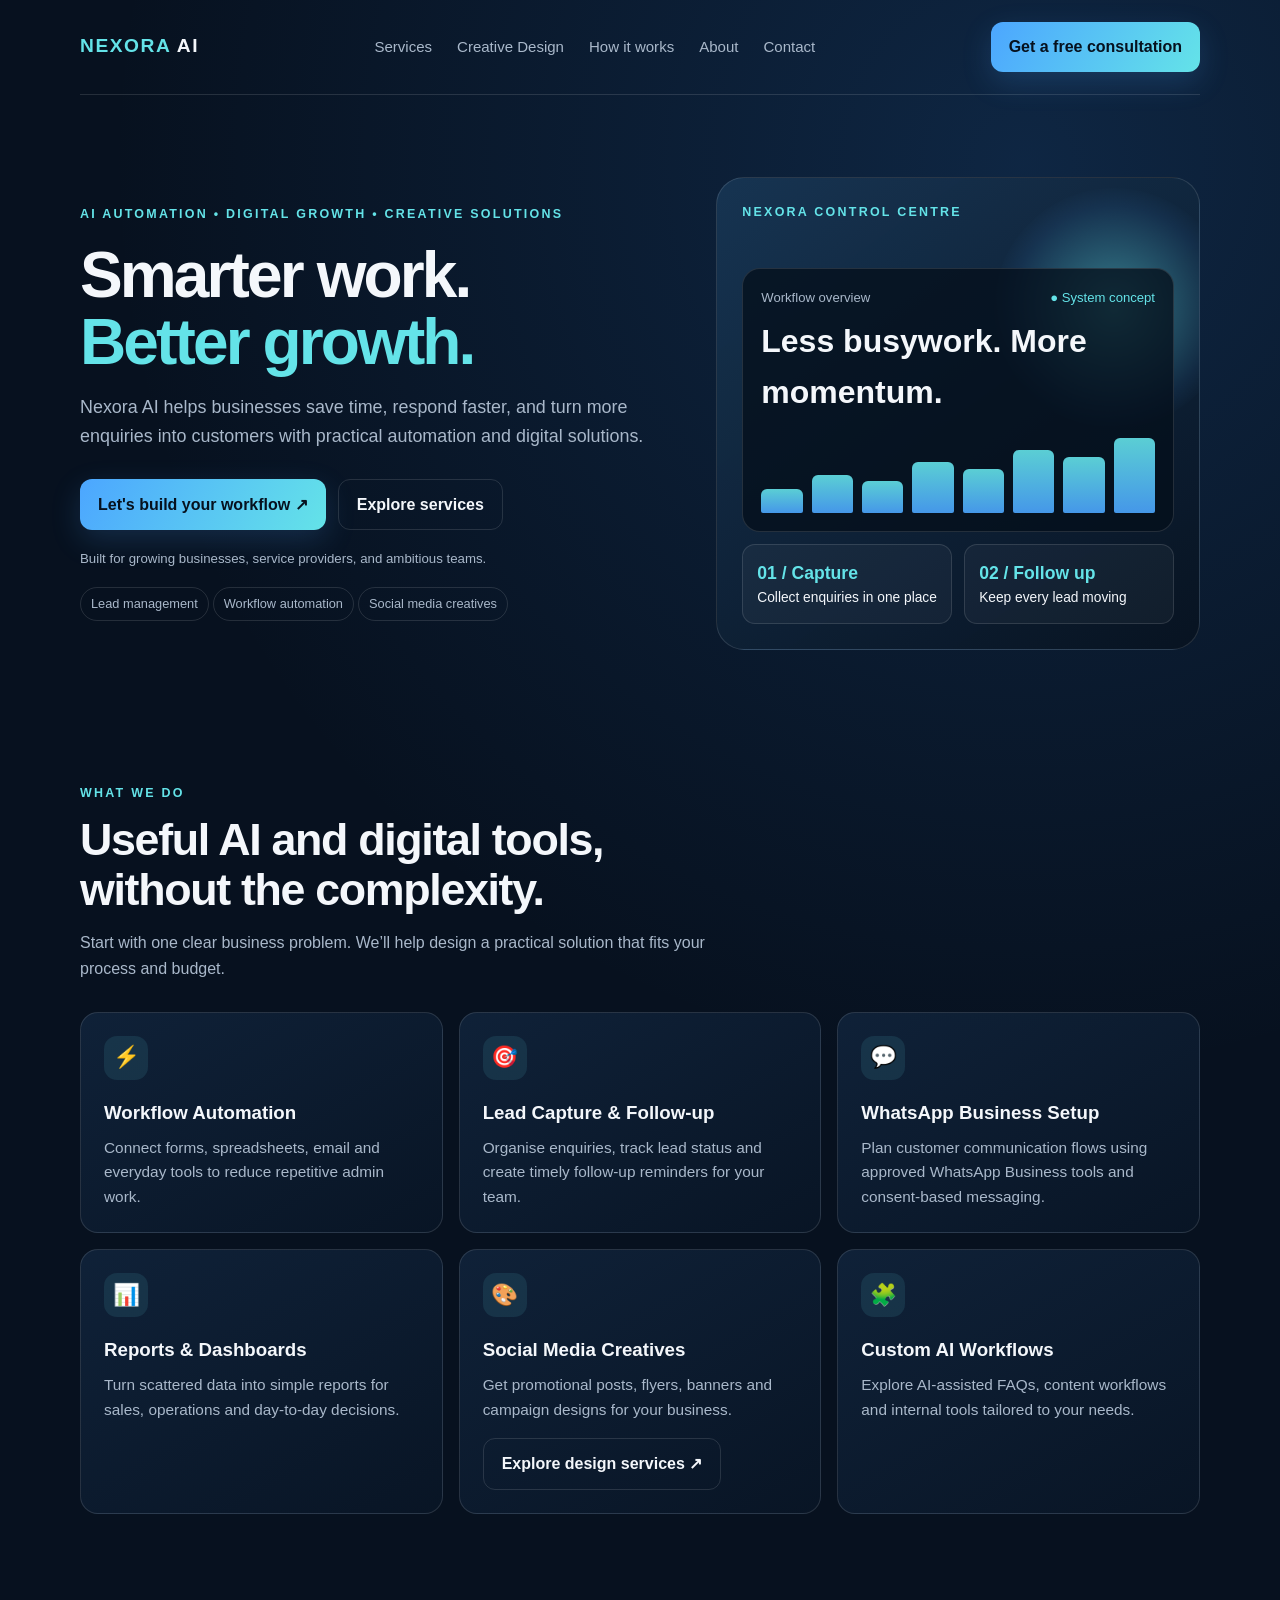
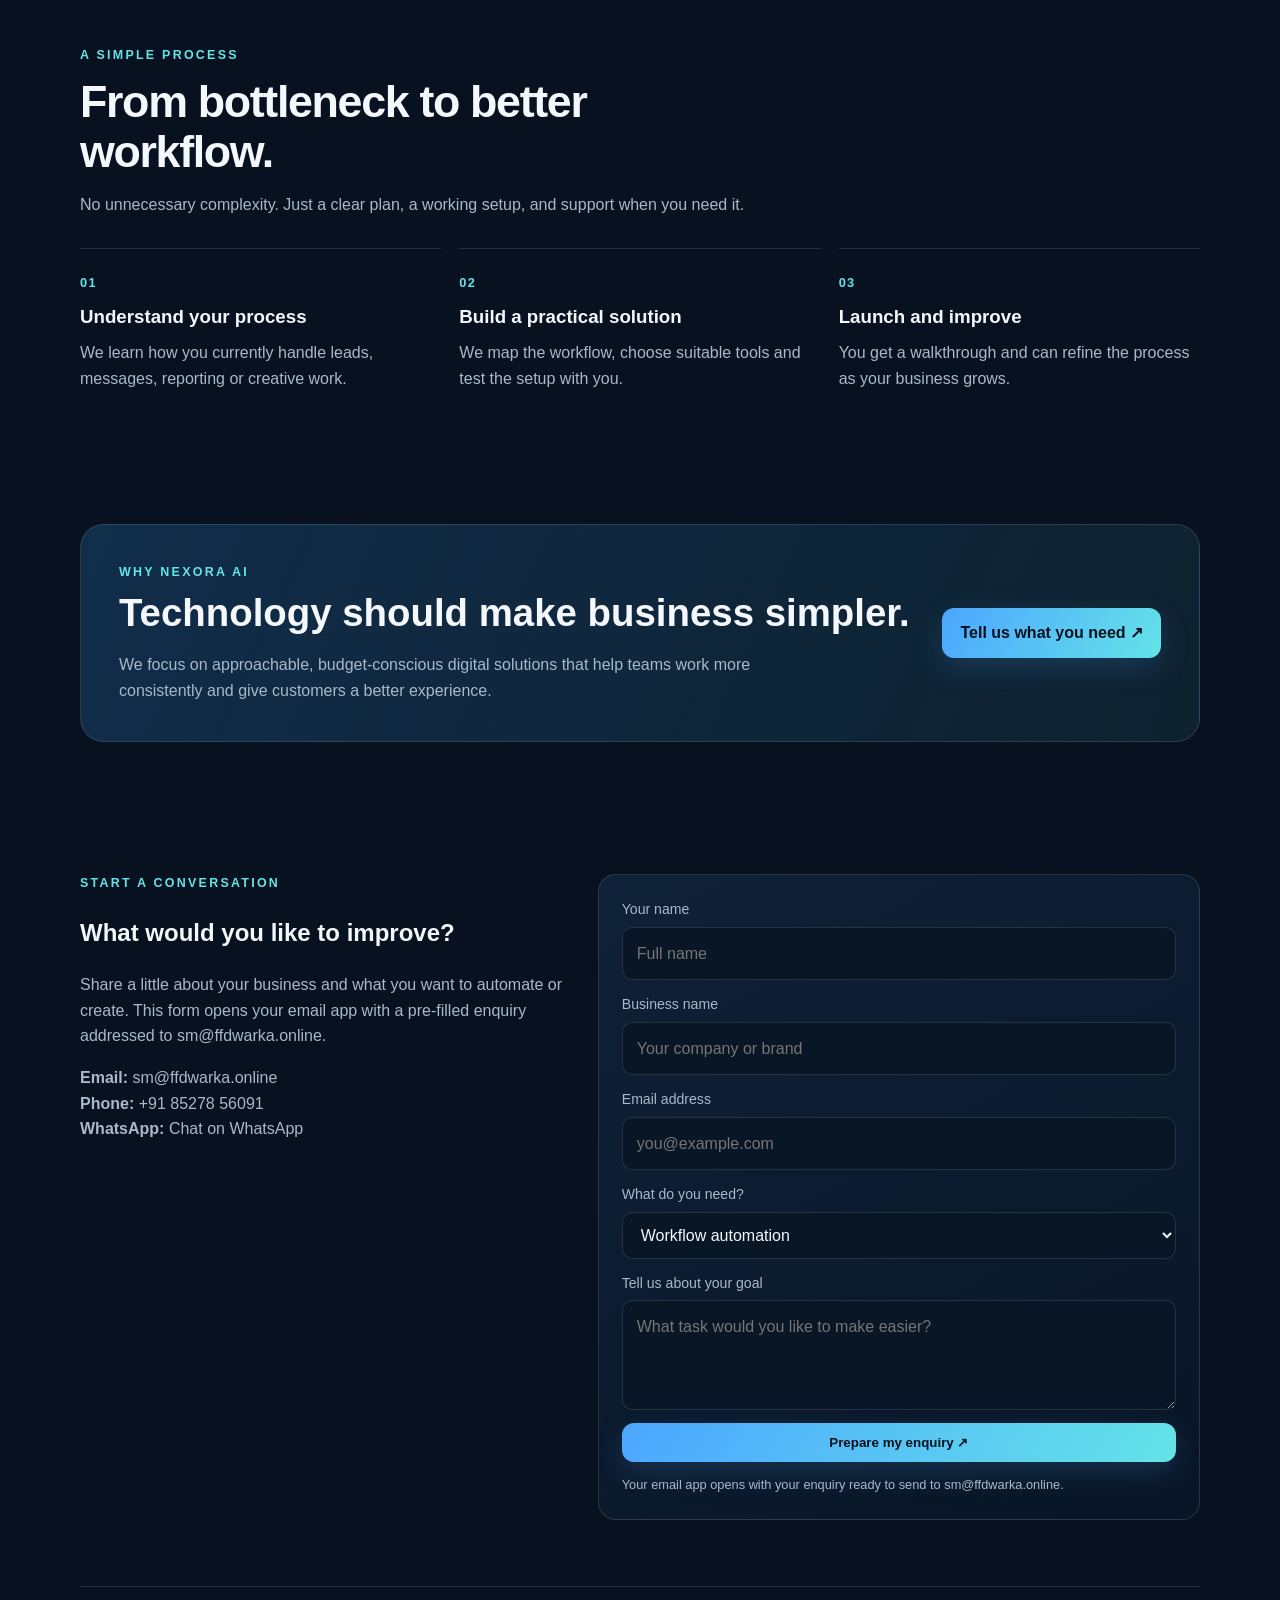
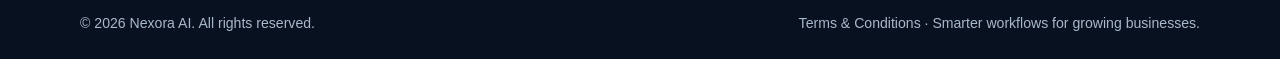
<file: index.html>
<!DOCTYPE html>
<html lang="en">
<head>
  <meta charset="UTF-8">
  <meta name="viewport" content="width=device-width, initial-scale=1.0">
  <meta name="description" content="Nexora AI helps businesses grow with AI automation, lead management, WhatsApp workflows, and social media creatives.">
  <title>Nexora AI — Smarter Work. Better Growth.</title>
  <style>
    :root{--bg:#07111f;--panel:#0d1b2d;--panel2:#10233a;--text:#f4f7fb;--muted:#a9b8ca;--blue:#4ca6ff;--cyan:#64e3e8;--yellow:#ffd166;--line:rgba(255,255,255,.12)}
    *{box-sizing:border-box}html{scroll-behavior:smooth}body{margin:0;background:radial-gradient(circle at 80% 5%,rgba(40,113,194,.22),transparent 28%),var(--bg);color:var(--text);font-family:Inter,Segoe UI,Arial,sans-serif;line-height:1.6}
    a{color:inherit;text-decoration:none}.wrap{width:min(1120px,92%);margin:auto}.nav{display:flex;align-items:center;justify-content:space-between;padding:22px 0;border-bottom:1px solid var(--line)}.brand{font-weight:900;letter-spacing:.08em;font-size:1.2rem}.brand span{color:var(--cyan)}.navlinks{display:flex;gap:25px;color:var(--muted);font-size:.94rem}.navlinks a:hover{color:white}
    .btn{display:inline-flex;align-items:center;justify-content:center;padding:12px 18px;border-radius:12px;background:linear-gradient(120deg,var(--blue),var(--cyan));color:#06111e;font-weight:800;border:0;cursor:pointer;box-shadow:0 10px 30px rgba(76,166,255,.18)}.btn.secondary{background:transparent;border:1px solid var(--line);color:var(--text);box-shadow:none}
    .hero{padding:82px 0 68px;display:grid;grid-template-columns:1.1fr .9fr;gap:45px;align-items:center}.eyebrow{color:var(--cyan);font-size:.78rem;font-weight:800;letter-spacing:.18em;text-transform:uppercase}.hero h1{font-size:clamp(2.6rem,5vw,4.8rem);line-height:1.04;letter-spacing:-.045em;margin:17px 0}.hero h1 em{font-style:normal;color:var(--cyan)}.hero p{color:var(--muted);font-size:1.12rem;max-width:620px}.actions{display:flex;gap:12px;flex-wrap:wrap;margin-top:28px}.note{font-size:.83rem!important;margin-top:18px}
    .visual{min-height:390px;border:1px solid var(--line);border-radius:28px;padding:25px;background:linear-gradient(145deg,rgba(24,54,84,.92),rgba(8,19,33,.95));position:relative;overflow:hidden}.orb{position:absolute;width:240px;height:240px;border-radius:50%;background:radial-gradient(circle,rgba(100,227,232,.48),rgba(76,166,255,.08) 60%,transparent 72%);top:10px;right:-35px}.dash{position:relative;margin-top:45px;background:rgba(5,15,27,.76);border:1px solid var(--line);border-radius:18px;padding:18px}.dashhead{display:flex;justify-content:space-between;color:var(--muted);font-size:.82rem}.status{color:var(--cyan)}.metric{font-size:2rem;font-weight:900;margin:8px 0 0}.bars{display:flex;align-items:end;gap:9px;height:75px;margin-top:20px}.bars i{display:block;flex:1;border-radius:6px 6px 2px 2px;background:linear-gradient(var(--cyan),var(--blue));opacity:.9}.minirow{display:grid;grid-template-columns:1fr 1fr;gap:12px;margin-top:12px}.mini{background:rgba(255,255,255,.04);border:1px solid var(--line);padding:14px;border-radius:13px;font-size:.86rem}.mini b{display:block;color:var(--cyan);font-size:1.1rem}
    section{padding:66px 0}.sectionhead{max-width:680px;margin-bottom:30px}.sectionhead h2{font-size:clamp(2rem,3.5vw,3rem);line-height:1.12;letter-spacing:-.03em;margin:10px 0}.sectionhead p{color:var(--muted)}.grid{display:grid;grid-template-columns:repeat(3,1fr);gap:16px}.card{background:linear-gradient(150deg,rgba(16,35,58,.95),rgba(9,22,38,.95));border:1px solid var(--line);border-radius:18px;padding:23px}.ico{width:44px;height:44px;display:grid;place-items:center;border-radius:13px;background:rgba(100,227,232,.1);font-size:1.35rem;margin-bottom:18px}.card h3{margin:0 0 8px}.card p{color:var(--muted);margin:0;font-size:.96rem}.steps{display:grid;grid-template-columns:repeat(3,1fr);gap:18px;counter-reset:step}.step{border-top:1px solid var(--line);padding-top:20px}.step:before{counter-increment:step;content:"0" counter(step);font-size:.8rem;color:var(--cyan);font-weight:900;letter-spacing:.1em}.step h3{margin:8px 0}.step p{color:var(--muted);margin:0}.band{background:linear-gradient(115deg,rgba(36,99,157,.35),rgba(100,227,232,.08));border:1px solid var(--line);border-radius:24px;padding:38px;display:flex;align-items:center;justify-content:space-between;gap:25px}.band h2{margin:0 0 8px;font-size:clamp(1.7rem,3vw,2.5rem)}.band p{color:var(--muted);margin:0;max-width:650px}
    .contactgrid{display:grid;grid-template-columns:.9fr 1.1fr;gap:25px}.contactinfo p{color:var(--muted)}form{display:grid;gap:13px}.field{display:grid;gap:6px}.field label{font-size:.88rem;color:var(--muted)}input,select,textarea{width:100%;padding:13px 14px;border:1px solid var(--line);border-radius:10px;background:#091626;color:var(--text);font:inherit}textarea{min-height:110px;resize:vertical}.formhint{color:var(--muted);font-size:.8rem}.footer{border-top:1px solid var(--line);padding:25px 0;color:var(--muted);font-size:.88rem;display:flex;justify-content:space-between;gap:15px;flex-wrap:wrap}.pill{display:inline-block;padding:6px 10px;border:1px solid var(--line);border-radius:99px;color:var(--muted);font-size:.8rem;margin:4px 4px 0 0}
    @media(max-width:800px){.navlinks{display:none}.hero{grid-template-columns:1fr;padding:55px 0}.visual{min-height:340px}.grid,.steps{grid-template-columns:1fr}.band{align-items:flex-start;flex-direction:column}.contactgrid{grid-template-columns:1fr}section{padding:48px 0}}
  </style>
</head>
<body>
<header class="wrap">
  <nav class="nav">
    <a class="brand" href="#"><span>NEXORA</span> AI</a>
    <div class="navlinks"><a href="#services">Services</a><a href="/creative-design-services">Creative Design</a><a href="#process">How it works</a><a href="#about">About</a><a href="#contact">Contact</a></div>
    <a class="btn" href="#contact">Get a free consultation</a>
  </nav>
</header>
<main>
  <div class="wrap hero">
    <div>
      <div class="eyebrow">AI automation • Digital growth • Creative solutions</div>
      <h1>Smarter work.<br><em>Better growth.</em></h1>
      <p>Nexora AI helps businesses save time, respond faster, and turn more enquiries into customers with practical automation and digital solutions.</p>
      <div class="actions"><a class="btn" href="#contact">Let's build your workflow ↗</a><a class="btn secondary" href="#services">Explore services</a></div>
      <p class="note">Built for growing businesses, service providers, and ambitious teams.</p>
      <div><span class="pill">Lead management</span><span class="pill">Workflow automation</span><span class="pill">Social media creatives</span></div>
    </div>
    <div class="visual" aria-label="Illustrative automation dashboard">
      <div class="orb"></div>
      <div class="eyebrow">NEXORA CONTROL CENTRE</div>
      <div class="dash">
        <div class="dashhead"><span>Workflow overview</span><span class="status">● System concept</span></div>
        <div class="metric">Less busywork. More momentum.</div>
        <div class="bars"><i style="height:32%"></i><i style="height:50%"></i><i style="height:43%"></i><i style="height:68%"></i><i style="height:59%"></i><i style="height:84%"></i><i style="height:74%"></i><i style="height:100%"></i></div>
      </div>
      <div class="minirow"><div class="mini"><b>01 / Capture</b>Collect enquiries in one place</div><div class="mini"><b>02 / Follow up</b>Keep every lead moving</div></div>
    </div>
  </div>
  <section id="services">
    <div class="wrap">
      <div class="sectionhead"><div class="eyebrow">What we do</div><h2>Useful AI and digital tools, without the complexity.</h2><p>Start with one clear business problem. We’ll help design a practical solution that fits your process and budget.</p></div>
      <div class="grid">
        <article class="card"><div class="ico">⚡</div><h3>Workflow Automation</h3><p>Connect forms, spreadsheets, email and everyday tools to reduce repetitive admin work.</p></article>
        <article class="card"><div class="ico">🎯</div><h3>Lead Capture & Follow-up</h3><p>Organise enquiries, track lead status and create timely follow-up reminders for your team.</p></article>
        <article class="card"><div class="ico">💬</div><h3>WhatsApp Business Setup</h3><p>Plan customer communication flows using approved WhatsApp Business tools and consent-based messaging.</p></article>
        <article class="card"><div class="ico">📊</div><h3>Reports & Dashboards</h3><p>Turn scattered data into simple reports for sales, operations and day-to-day decisions.</p></article>
        <article class="card"><div class="ico">🎨</div><h3>Social Media Creatives</h3><p>Get promotional posts, flyers, banners and campaign designs for your business.</p><a class="btn secondary" href="/creative-design-services" style="margin-top:16px">Explore design services ↗</a></article>
        <article class="card"><div class="ico">🧩</div><h3>Custom AI Workflows</h3><p>Explore AI-assisted FAQs, content workflows and internal tools tailored to your needs.</p></article>
      </div>
    </div>
  </section>
  <section id="process">
    <div class="wrap">
      <div class="sectionhead"><div class="eyebrow">A simple process</div><h2>From bottleneck to better workflow.</h2><p>No unnecessary complexity. Just a clear plan, a working setup, and support when you need it.</p></div>
      <div class="steps">
        <div class="step"><h3>Understand your process</h3><p>We learn how you currently handle leads, messages, reporting or creative work.</p></div>
        <div class="step"><h3>Build a practical solution</h3><p>We map the workflow, choose suitable tools and test the setup with you.</p></div>
        <div class="step"><h3>Launch and improve</h3><p>You get a walkthrough and can refine the process as your business grows.</p></div>
      </div>
    </div>
  </section>
  <section id="about">
    <div class="wrap">
      <div class="band">
        <div><div class="eyebrow">Why Nexora AI</div><h2>Technology should make business simpler.</h2><p>We focus on approachable, budget-conscious digital solutions that help teams work more consistently and give customers a better experience.</p></div>
        <a class="btn" href="#contact">Tell us what you need ↗</a>
      </div>
    </div>
  </section>
  <section id="contact">
    <div class="wrap contactgrid">
      <div class="contactinfo"><div class="eyebrow">Start a conversation</div><h2>What would you like to improve?</h2><p>Share a little about your business and what you want to automate or create. This form opens your email app with a pre-filled enquiry addressed to sm@ffdwarka.online.</p><p><strong>Email:</strong> <a href="mailto:sm@ffdwarka.online">sm@ffdwarka.online</a><br><strong>Phone:</strong> <a href="tel:+918527856091">+91 85278 56091</a><br><strong>WhatsApp:</strong> <a href="https://wa.me/918527856091">Chat on WhatsApp</a></p></div>
      <div class="card">
        <form id="contactForm">
          <div class="field"><label for="name">Your name</label><input id="name" name="name" placeholder="Full name" required></div>
          <div class="field"><label for="business">Business name</label><input id="business" name="business" placeholder="Your company or brand"></div>
          <div class="field"><label for="email">Email address</label><input id="email" name="email" type="email" placeholder="you@example.com" required></div>
          <div class="field"><label for="service">What do you need?</label><select id="service" name="service"><option>Workflow automation</option><option>Lead capture and follow-up</option><option>WhatsApp Business setup</option><option>Reports and dashboards</option><option>Social media creatives</option><option>Custom AI workflow</option><option>Not sure yet</option></select></div>
          <div class="field"><label for="message">Tell us about your goal</label><textarea id="message" name="message" placeholder="What task would you like to make easier?"></textarea></div>
          <button class="btn" type="submit">Prepare my enquiry ↗</button>
          <div class="formhint">Your email app opens with your enquiry ready to send to sm@ffdwarka.online.</div>
        </form>
      </div>
    </div>
  </section>
</main>
<footer class="wrap footer"><div>© <span id="year"></span> Nexora AI. All rights reserved.</div><div><a href="/terms-and-conditions.html">Terms &amp; Conditions</a> · Smarter workflows for growing businesses.</div></footer>
<script>
  document.getElementById('year').textContent = new Date().getFullYear();
  document.getElementById('contactForm').addEventListener('submit', function(e) {
    e.preventDefault();
    const data = new FormData(this);
    const subject = encodeURIComponent('Nexora AI website enquiry — ' + data.get('name'));
    const body = encodeURIComponent(
      'Name: ' + data.get('name') + '\n' +
      'Business: ' + data.get('business') + '\n' +
      'Email: ' + data.get('email') + '\n' +
      'Service: ' + data.get('service') + '\n\n' +
      'Goal: ' + data.get('message')
    );
    window.location.href = 'mailto:sm@ffdwarka.online?subject=' + subject + '&body=' + body;
  });
</script>
</body>
</html>
</file>
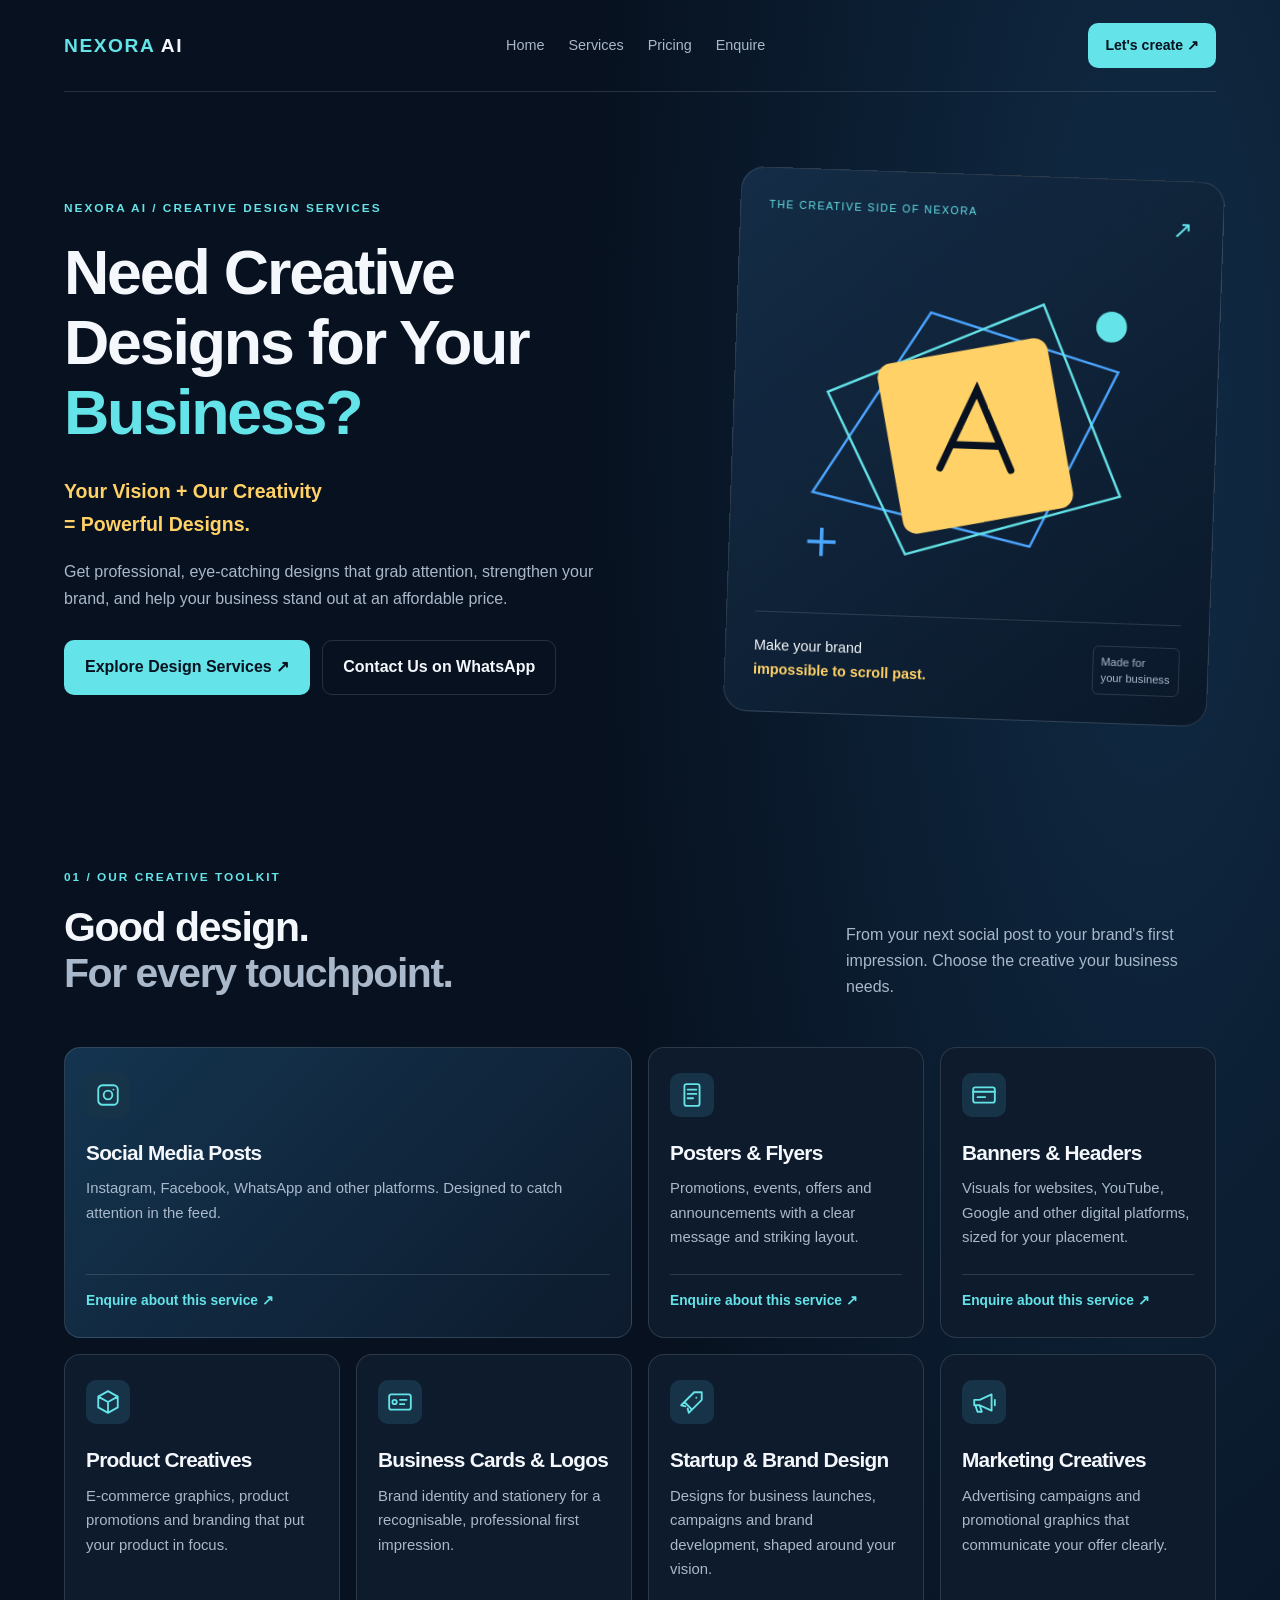
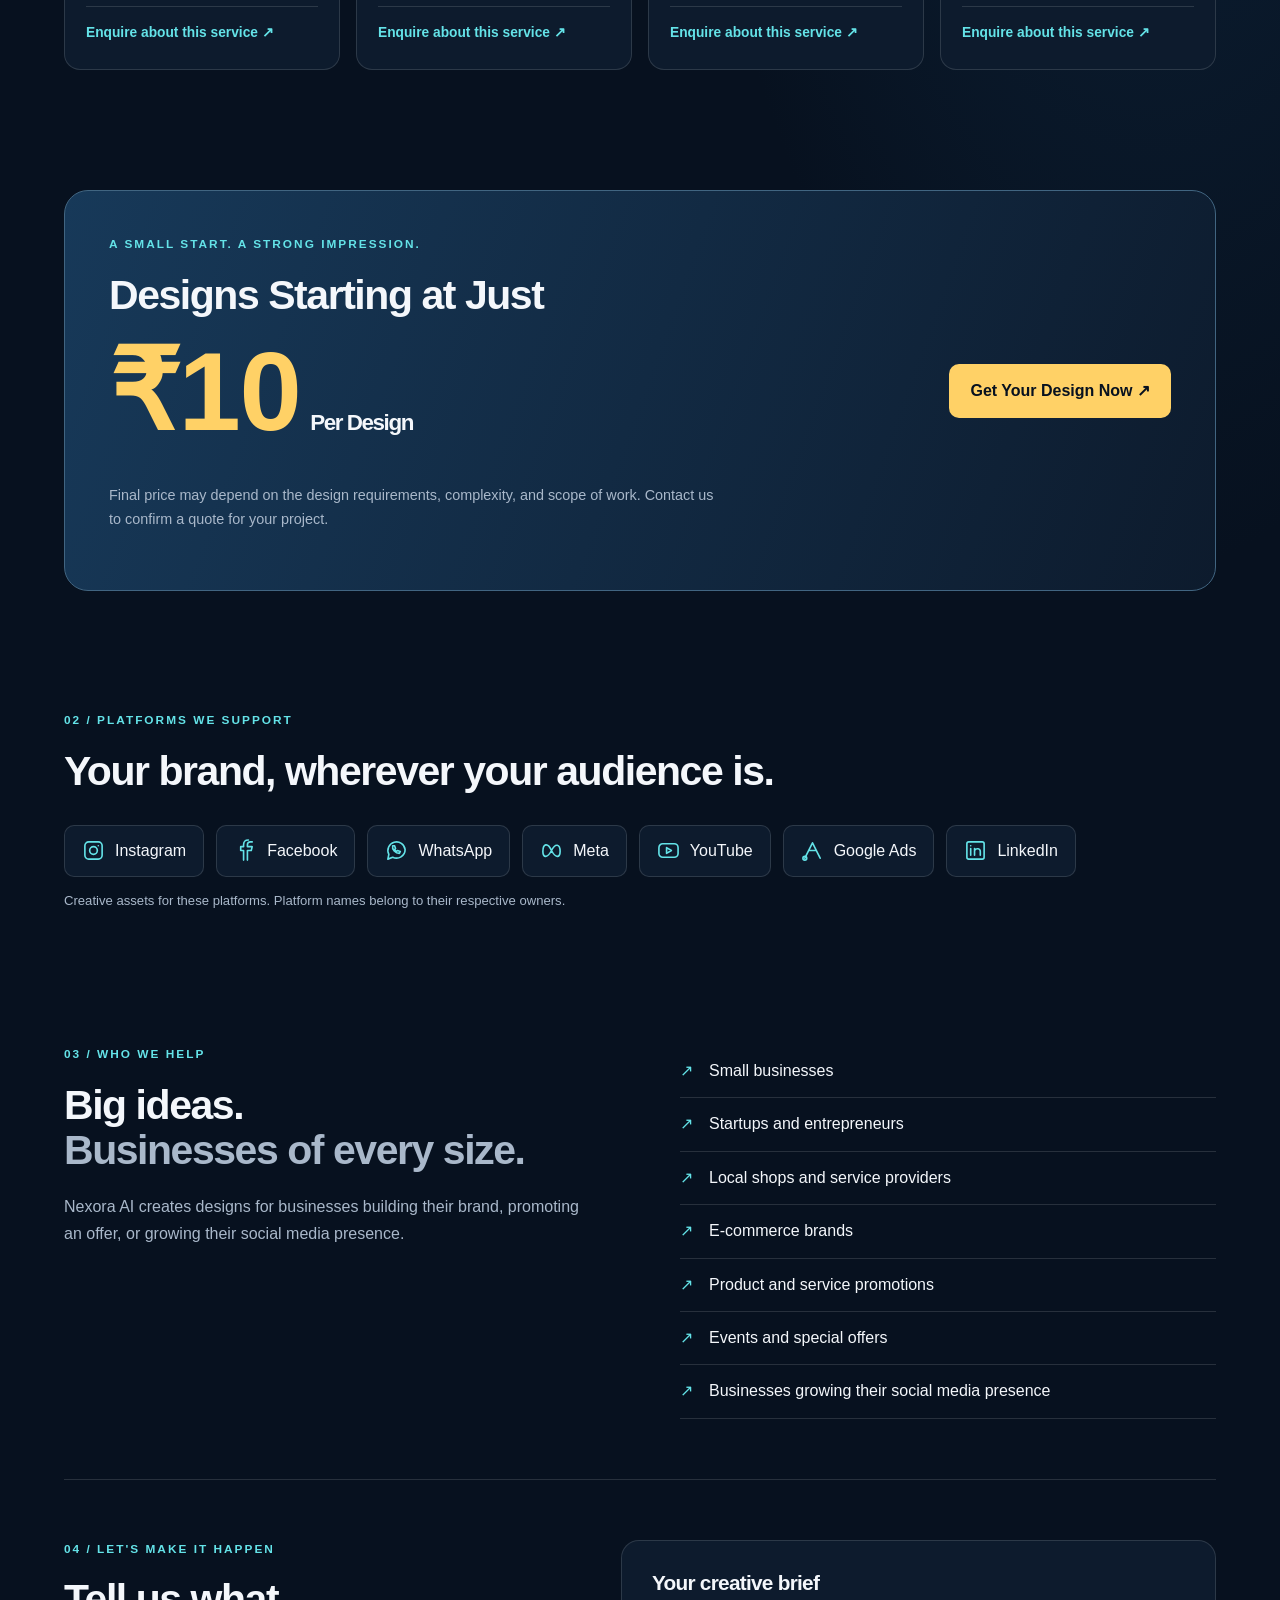
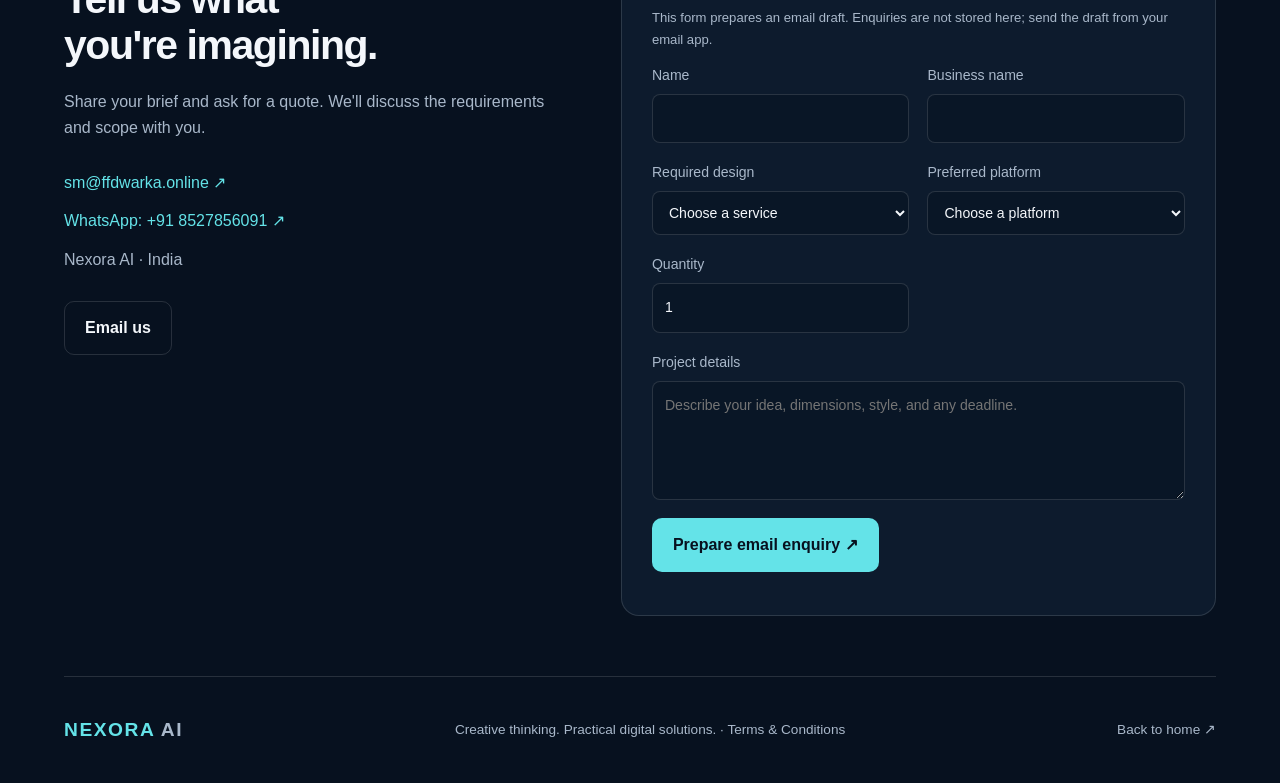
<file: creative-design-services/index.html>
<!DOCTYPE html>
<html lang="en">
<head>
<meta charset="UTF-8">
<meta name="viewport" content="width=device-width, initial-scale=1">
<title>Creative Design Services from ₹10 | Nexora AI</title>
<meta name="description" content="Explore Nexora AI creative design services: social media posts, posters, logos, banners and marketing creatives starting at ₹10 per design. Enquire by WhatsApp or email.">
<link rel="canonical" href="https://ffdwarka.online/creative-design-services">
<link rel="stylesheet" href="/creative-design-services/style.css">
<script src="/creative-design-services/page.js" defer></script>
</head>
<body>
<a class="skip" href="#main">Skip to content</a>
<header class="wrap"><nav aria-label="Main navigation"><a class="brand" href="/"><span>NEXORA</span> AI</a><div class="navlinks"><a href="/">Home</a><a href="#services">Services</a><a href="#pricing">Pricing</a><a href="#enquiry">Enquire</a></div><a class="button small" href="#enquiry">Let's create ↗</a></nav></header>
<main id="main">
<section class="wrap hero">
<div class="hero-copy"><p class="eyebrow">Nexora AI / Creative Design Services</p><h1>Need Creative Designs for Your <em>Business?</em></h1><p class="subheading">Your Vision + Our Creativity<br>= Powerful Designs.</p><p class="muted intro">Get professional, eye-catching designs that grab attention, strengthen your brand, and help your business stand out at an affordable price.</p><div class="actions"><a class="button" href="#services">Explore Design Services ↗</a><a class="button secondary" data-whatsapp href="https://wa.me/918527856091">Contact Us on WhatsApp</a></div></div>
<aside class="creative-panel" aria-label="Design services overview"><div class="panel-top"><span>THE CREATIVE SIDE OF NEXORA</span><span aria-hidden="true">↗</span></div><svg class="art" viewBox="0 0 360 280" fill="none" aria-hidden="true"><path d="M45 200L140 45L300 90L230 240Z" stroke="#4ca6ff" stroke-width="2"/><path d="M55 115L235 35L305 195L125 250Z" stroke="#64e3e8" stroke-width="2"/><rect x="108" y="75" width="146" height="146" rx="12" fill="#ffd166" transform="rotate(-12 181 148)"/><path d="M152 176L181 109L212 176M161 156H202" stroke="#07111f" stroke-width="6" stroke-linecap="round"/><circle cx="293" cy="52" r="13" fill="#64e3e8"/><path d="M54 230V254M42 242H66" stroke="#4ca6ff" stroke-width="3"/></svg><div class="panel-bottom"><span>Make your brand<br><strong>impossible to scroll past.</strong></span><span class="tag">Made for<br>your business</span></div></aside>
</section>
<section id="services" class="wrap"><div class="sectionhead"><div><p class="eyebrow">01 / Our creative toolkit</p><h2>Good design.<br><span>For every touchpoint.</span></h2></div><p class="muted">From your next social post to your brand's first impression. Choose the creative your business needs.</p></div><div class="services" id="service-cards"><article class="service"><div class="icon"><svg viewBox="0 0 24 24" fill="none" stroke="currentColor" stroke-width="1.7" stroke-linecap="round" stroke-linejoin="round" aria-hidden="true"><rect x="3" y="3" width="18" height="18" rx="4"/><circle cx="12" cy="12" r="4"/><path d="M17 7h.01"/></svg></div><h3>Social Media Posts</h3><p>Instagram, Facebook, WhatsApp and other platforms. Designed to catch attention in the feed.</p><a href="#enquiry" data-service="Social Media Posts" aria-label="Enquire about Social Media Posts">Enquire about this service ↗</a></article><article class="service"><div class="icon"><svg viewBox="0 0 24 24" fill="none" stroke="currentColor" stroke-width="1.7" stroke-linecap="round" stroke-linejoin="round" aria-hidden="true"><rect x="5" y="2" width="14" height="20" rx="2"/><path d="M8 7h8M8 11h8M8 15h5"/></svg></div><h3>Posters &amp; Flyers</h3><p>Promotions, events, offers and announcements with a clear message and striking layout.</p><a href="#enquiry" data-service="Posters &amp; Flyers" aria-label="Enquire about Posters &amp; Flyers">Enquire about this service ↗</a></article><article class="service"><div class="icon"><svg viewBox="0 0 24 24" fill="none" stroke="currentColor" stroke-width="1.7" stroke-linecap="round" stroke-linejoin="round" aria-hidden="true"><rect x="2" y="5" width="20" height="14" rx="2"/><path d="M2 9h20M6 14h7"/></svg></div><h3>Banners &amp; Headers</h3><p>Visuals for websites, YouTube, Google and other digital platforms, sized for your placement.</p><a href="#enquiry" data-service="Banners &amp; Headers" aria-label="Enquire about Banners &amp; Headers">Enquire about this service ↗</a></article><article class="service"><div class="icon"><svg viewBox="0 0 24 24" fill="none" stroke="currentColor" stroke-width="1.7" stroke-linecap="round" stroke-linejoin="round" aria-hidden="true"><path d="M3 7l9-5 9 5v10l-9 5-9-5ZM3 7l9 5 9-5M12 12v10"/></svg></div><h3>Product Creatives</h3><p>E-commerce graphics, product promotions and branding that put your product in focus.</p><a href="#enquiry" data-service="Product Creatives" aria-label="Enquire about Product Creatives">Enquire about this service ↗</a></article><article class="service"><div class="icon"><svg viewBox="0 0 24 24" fill="none" stroke="currentColor" stroke-width="1.7" stroke-linecap="round" stroke-linejoin="round" aria-hidden="true"><rect x="2" y="5" width="20" height="14" rx="2"/><circle cx="7" cy="12" r="2"/><path d="M12 10h6M12 14h4"/></svg></div><h3>Business Cards &amp; Logos</h3><p>Brand identity and stationery for a recognisable, professional first impression.</p><a href="#enquiry" data-service="Business Cards &amp; Logos" aria-label="Enquire about Business Cards &amp; Logos">Enquire about this service ↗</a></article><article class="service"><div class="icon"><svg viewBox="0 0 24 24" fill="none" stroke="currentColor" stroke-width="1.7" stroke-linecap="round" stroke-linejoin="round" aria-hidden="true"><path d="M14 3l7 0v7l-9 9-7-7ZM16 8h.01M5 12l-3 3 4 1M12 19l-3 3-1-4"/></svg></div><h3>Startup &amp; Brand Design</h3><p>Designs for business launches, campaigns and brand development, shaped around your vision.</p><a href="#enquiry" data-service="Startup &amp; Brand Design" aria-label="Enquire about Startup &amp; Brand Design">Enquire about this service ↗</a></article><article class="service"><div class="icon"><svg viewBox="0 0 24 24" fill="none" stroke="currentColor" stroke-width="1.7" stroke-linecap="round" stroke-linejoin="round" aria-hidden="true"><path d="M3 10v5h5l11 5V5L8 10ZM8 15l2 6H6l-2-6M22 10v5"/></svg></div><h3>Marketing Creatives</h3><p>Advertising campaigns and promotional graphics that communicate your offer clearly.</p><a href="#enquiry" data-service="Marketing Creatives" aria-label="Enquire about Marketing Creatives">Enquire about this service ↗</a></article></div></section>
<section id="pricing" class="wrap"><div class="pricing"><div><p class="eyebrow">A small start. A strong impression.</p><h2>Designs Starting at Just<br><span class="price">₹10</span> <span class="per">Per Design</span></h2><p>Final price may depend on the design requirements, complexity, and scope of work. Contact us to confirm a quote for your project.</p></div><a class="button yellow" href="#enquiry">Get Your Design Now ↗</a></div></section>
<section class="wrap platforms-section"><p class="eyebrow">02 / Platforms we support</p><h2>Your brand, wherever your audience is.</h2><div class="platforms" id="platforms"><div class="platform"><svg viewBox="0 0 24 24" fill="none" stroke="currentColor" stroke-width="1.7" stroke-linecap="round" stroke-linejoin="round" aria-hidden="true"><rect x="3" y="3" width="18" height="18" rx="4"/><circle cx="12" cy="12" r="4"/><path d="M17 7h.01"/></svg><span>Instagram</span></div><div class="platform"><svg viewBox="0 0 24 24" fill="none" stroke="currentColor" stroke-width="1.7" stroke-linecap="round" stroke-linejoin="round" aria-hidden="true"><path d="M14 22V12h4l1-4h-5V6c0-2 1-3 3-3h2M10 22V12H7V8h3V6c0-4 2-5 5-5"/></svg><span>Facebook</span></div><div class="platform"><svg viewBox="0 0 24 24" fill="none" stroke="currentColor" stroke-width="1.7" stroke-linecap="round" stroke-linejoin="round" aria-hidden="true"><path d="M21 11a9 9 0 0 1-13 8l-5 2 1-5A9 9 0 1 1 21 11Z"/><path d="M8 7c-1 4 3 8 7 8l1-2-3-1-1 1-2-2 1-1-1-3Z"/></svg><span>WhatsApp</span></div><div class="platform"><svg viewBox="0 0 24 24" fill="none" stroke="currentColor" stroke-width="1.7" stroke-linecap="round" stroke-linejoin="round" aria-hidden="true"><path d="M12 12C8 3 3 5 3 13c0 7 5 7 9-1s9-7 9 1c0 7-5 7-9-1Z"/></svg><span>Meta</span></div><div class="platform"><svg viewBox="0 0 24 24" fill="none" stroke="currentColor" stroke-width="1.7" stroke-linecap="round" stroke-linejoin="round" aria-hidden="true"><rect x="2" y="5" width="20" height="14" rx="4"/><path d="M10 9l5 3-5 3Z"/></svg><span>YouTube</span></div><div class="platform"><svg viewBox="0 0 24 24" fill="none" stroke="currentColor" stroke-width="1.7" stroke-linecap="round" stroke-linejoin="round" aria-hidden="true"><path d="M4 20L12 4l8 16M8 12h8"/><circle cx="4" cy="20" r="2"/></svg><span>Google Ads</span></div><div class="platform"><svg viewBox="0 0 24 24" fill="none" stroke="currentColor" stroke-width="1.7" stroke-linecap="round" stroke-linejoin="round" aria-hidden="true"><rect x="3" y="3" width="18" height="18" rx="2"/><path d="M7 10v7M7 7h.01M11 17v-7M11 12c2-3 6-2 6 1v4"/></svg><span>LinkedIn</span></div></div><p class="fine">Creative assets for these platforms. Platform names belong to their respective owners.</p></section>
<section class="wrap audience"><div><p class="eyebrow">03 / Who we help</p><h2>Big ideas.<br><span>Businesses of every size.</span></h2><p class="muted">Nexora AI creates designs for businesses building their brand, promoting an offer, or growing their social media presence.</p></div><ul><li>Small businesses</li><li>Startups and entrepreneurs</li><li>Local shops and service providers</li><li>E-commerce brands</li><li>Product and service promotions</li><li>Events and special offers</li><li>Businesses growing their social media presence</li></ul></section>
<section id="enquiry" class="wrap contact"><div><p class="eyebrow">04 / Let's make it happen</p><h2>Tell us what<br>you're imagining.</h2><p class="muted">Share your brief and ask for a quote. We'll discuss the requirements and scope with you.</p><div class="contact-details"><a href="mailto:sm@ffdwarka.online">sm@ffdwarka.online ↗</a><a data-whatsapp href="https://wa.me/918527856091">WhatsApp: +91 8527856091 ↗</a><span>Nexora AI · India</span></div><a class="button secondary" href="mailto:sm@ffdwarka.online?subject=Creative%20design%20enquiry">Email us</a></div><div class="form-card"><h3>Your creative brief</h3><p class="fine">This form prepares an email draft. Enquiries are not stored here; send the draft from your email app.</p><form id="design-form" action="mailto:sm@ffdwarka.online" method="get"><div class="form-grid"><label for="name">Name<input id="name" name="name" autocomplete="name" required maxlength="120"></label><label for="business">Business name<input id="business" name="business" autocomplete="organization" required maxlength="160"></label><label for="design">Required design<select id="design" name="design" required><option value="">Choose a service</option><option>Social Media Posts</option><option>Posters &amp; Flyers</option><option>Banners &amp; Headers</option><option>Product Creatives</option><option>Business Cards &amp; Logos</option><option>Startup &amp; Brand Design</option><option>Marketing Creatives</option></select></label><label for="platform">Preferred platform<select id="platform" name="platform" required><option value="">Choose a platform</option><option>Instagram</option><option>Facebook</option><option>WhatsApp</option><option>Meta</option><option>YouTube</option><option>Google Ads</option><option>LinkedIn</option><option>Print / Other</option></select></label><label for="quantity">Quantity<input id="quantity" name="quantity" type="number" min="1" step="1" value="1" required></label></div><label for="details">Project details<textarea id="details" name="details" rows="4" placeholder="Describe your idea, dimensions, style, and any deadline." required maxlength="3000"></textarea></label><button class="button" type="submit">Prepare email enquiry ↗</button><p class="fine" id="form-status" role="status"></p><noscript><p>Please email your brief to <a href="mailto:sm@ffdwarka.online">sm@ffdwarka.online</a> or contact us on WhatsApp.</p></noscript></form></div></section>
</main>
<footer class="wrap"><a class="brand" href="/"><span>NEXORA</span> AI</a><p>Creative thinking. Practical digital solutions. · <a href="/terms-and-conditions.html">Terms &amp; Conditions</a></p><a href="/">Back to home ↗</a></footer>
</body></html>
</file>
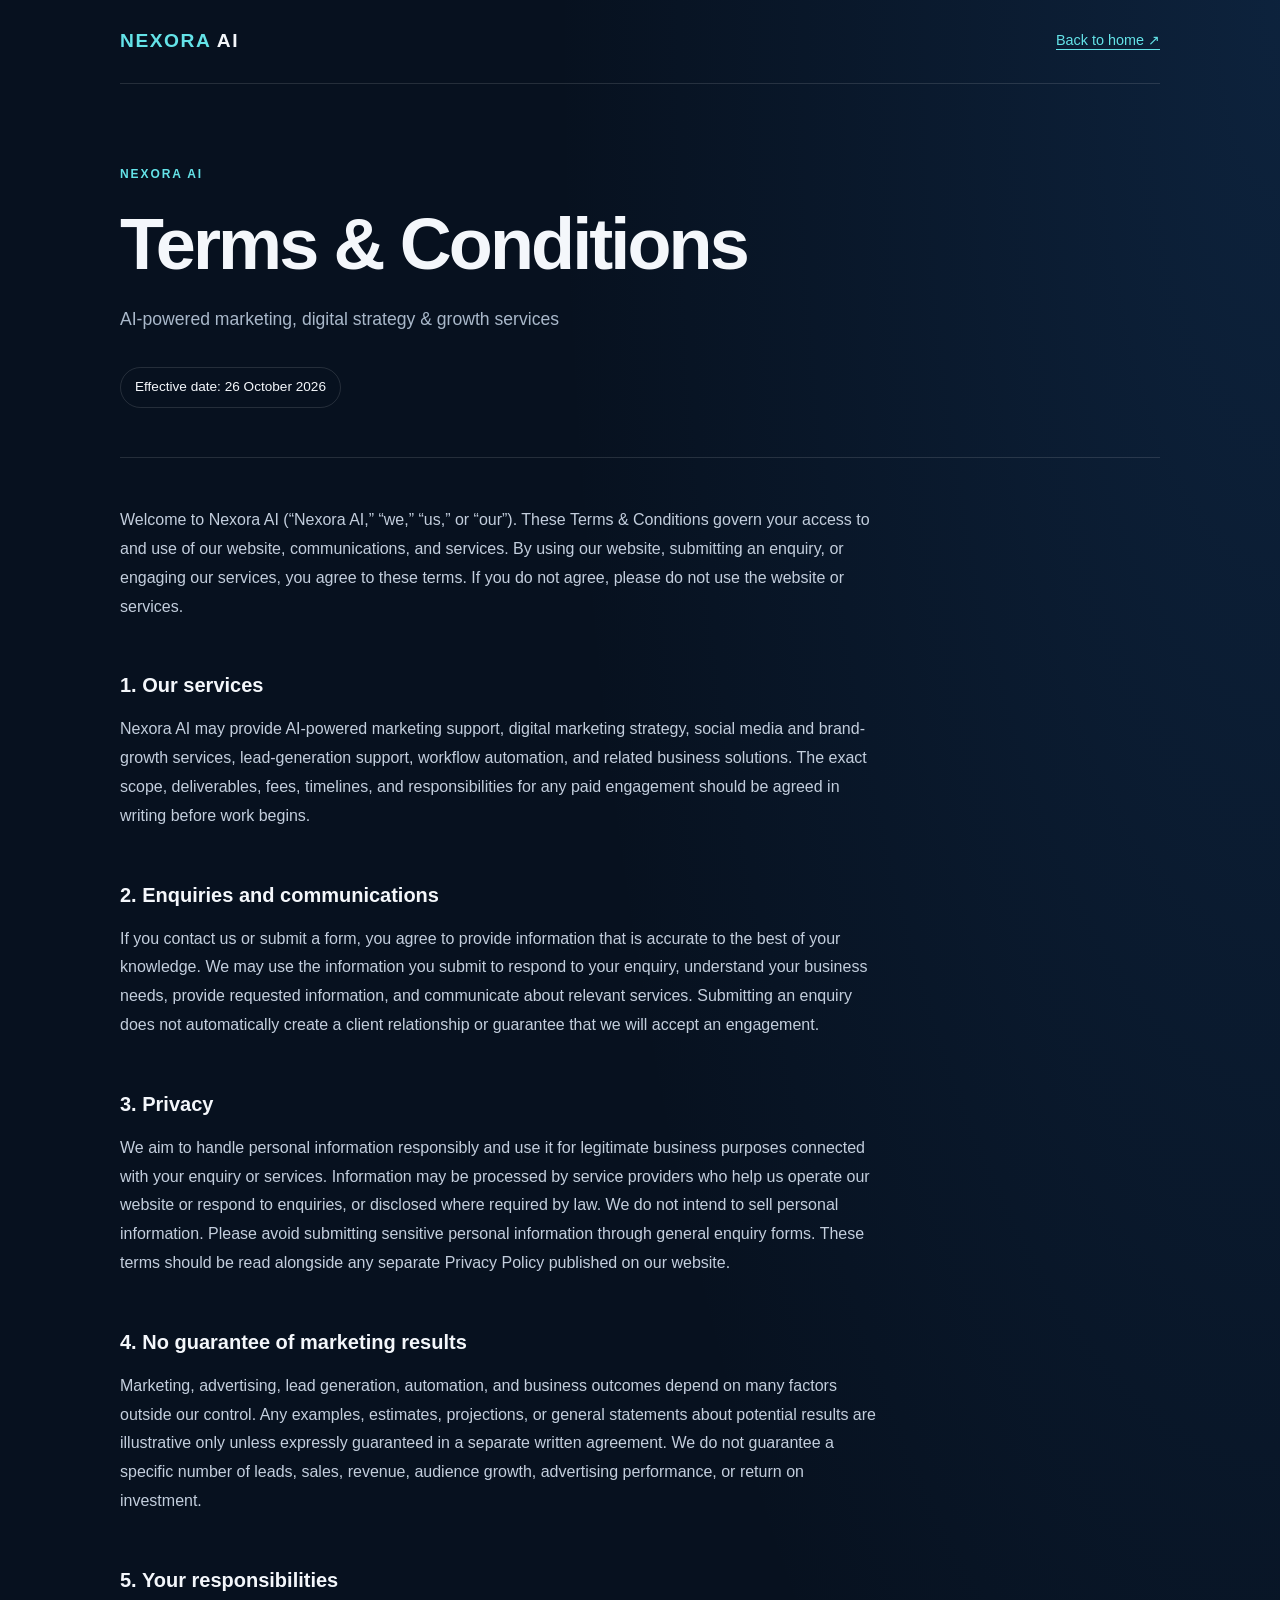
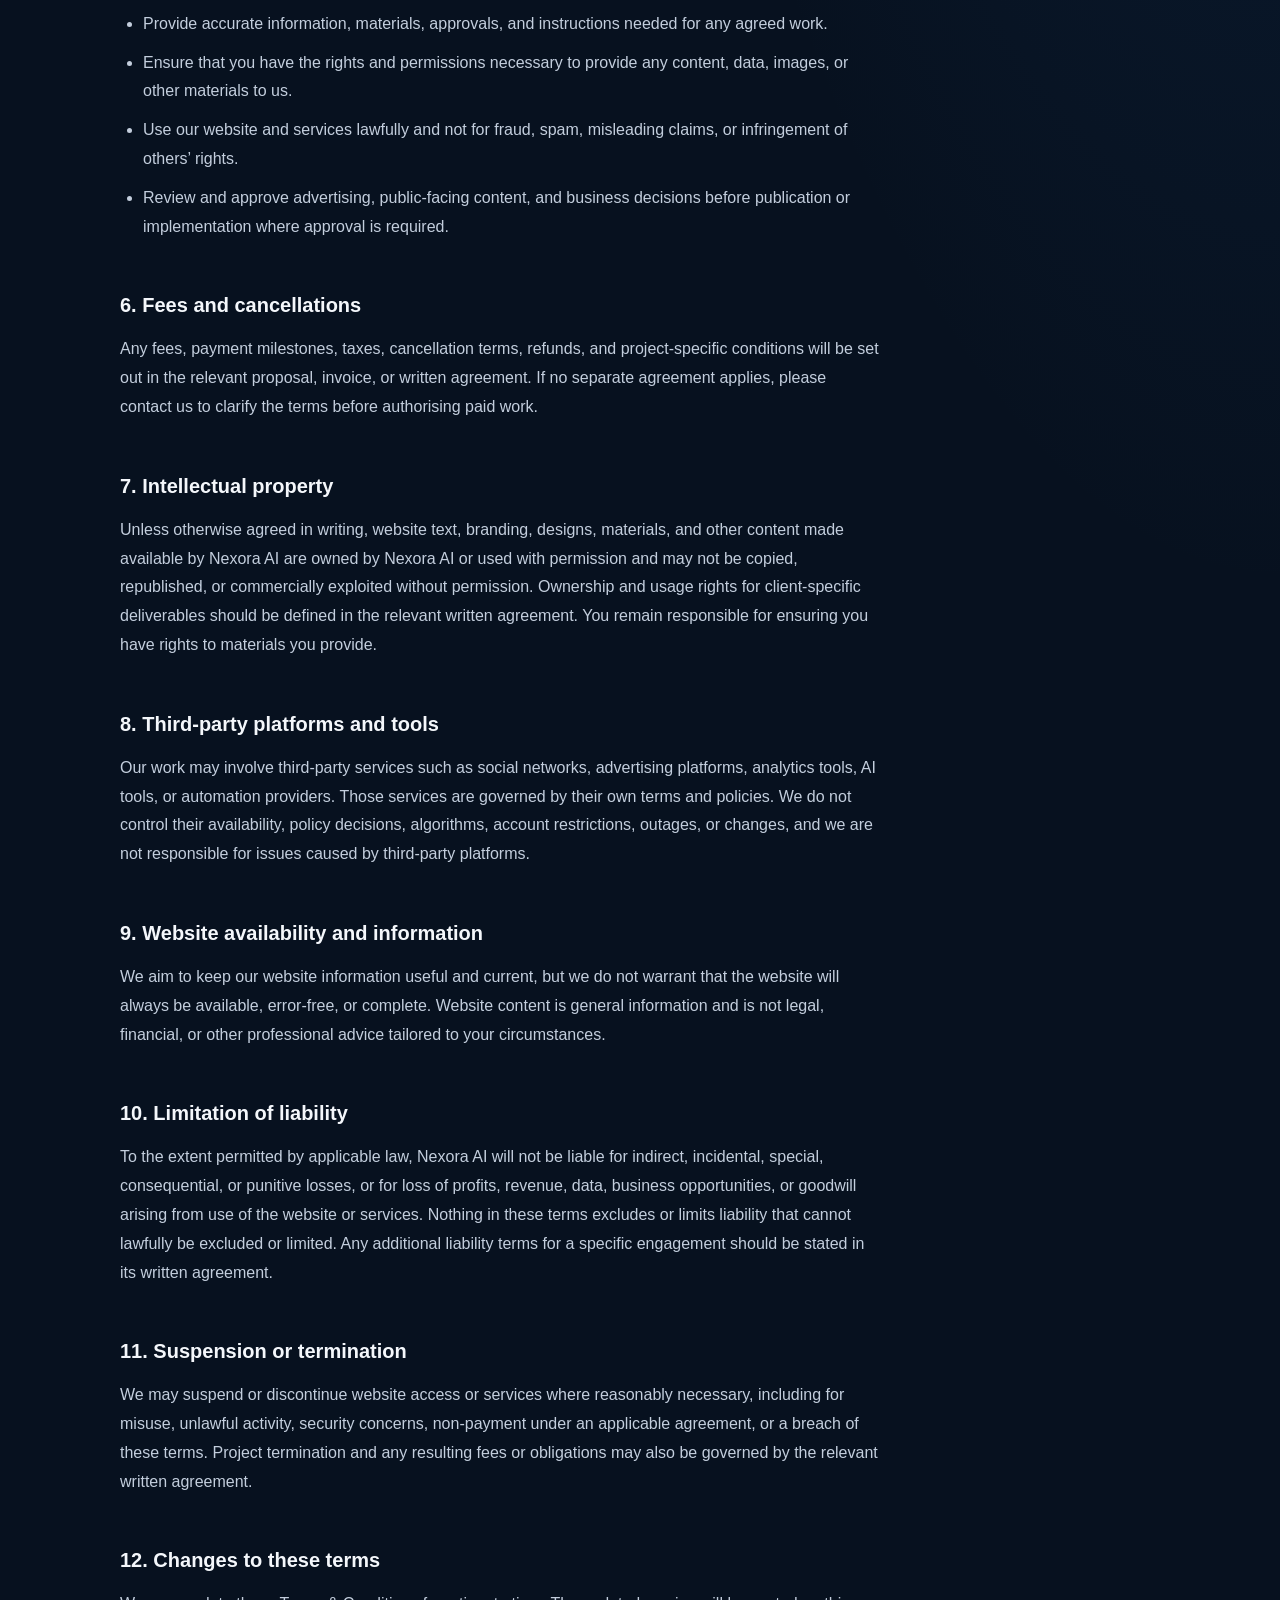
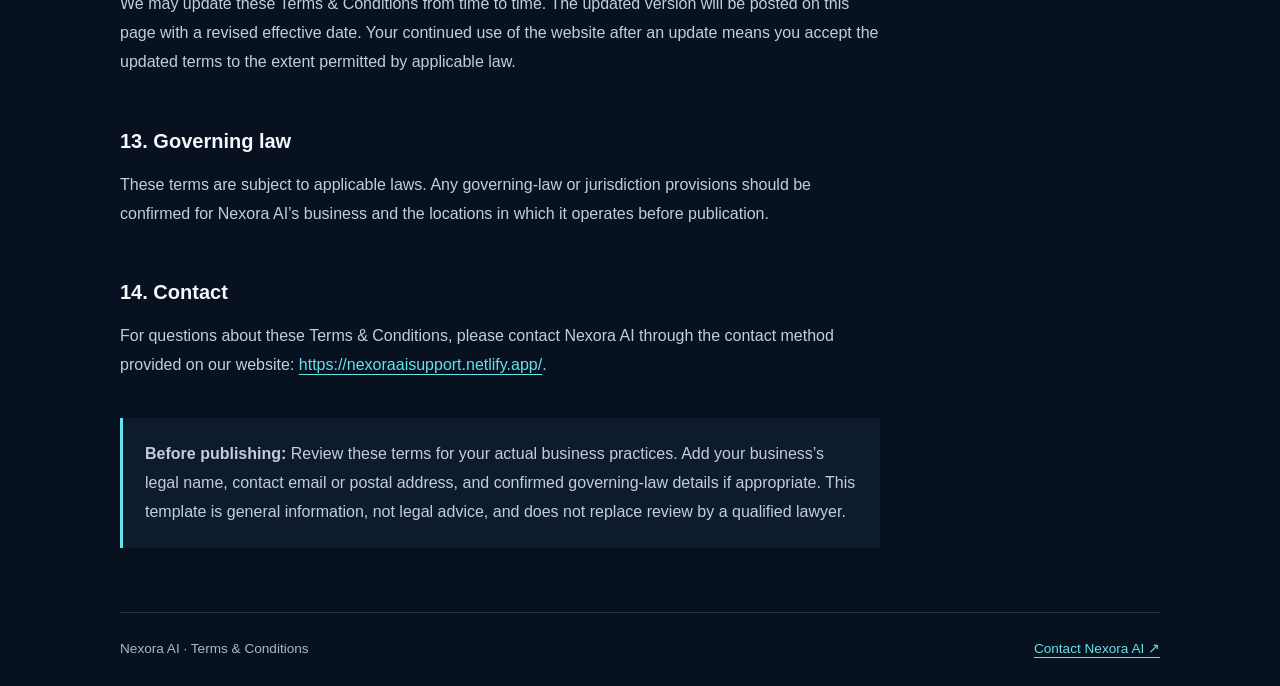
<file: terms-and-conditions.html>
<!DOCTYPE html>
<html lang="en">
<head>
  <meta charset="UTF-8">
  <meta name="viewport" content="width=device-width, initial-scale=1">
  <meta name="description" content="Nexora AI Terms and Conditions for AI-powered marketing, digital strategy and growth services. Effective 26 October 2026.">
  <title>Terms &amp; Conditions | Nexora AI</title>
  <link rel="canonical" href="https://ffdwarka.online/terms-and-conditions.html">
  <style>
    :root{color-scheme:dark;--bg:#07111f;--text:#f4f7fb;--muted:#a9b8ca;--accent:#64e3e8;--line:rgba(255,255,255,.12)}
    *{box-sizing:border-box}body{margin:0;background:radial-gradient(ellipse at top right,rgba(40,113,194,.18),transparent 40%),var(--bg);color:var(--text);font-family:"Segoe UI",Arial,sans-serif;line-height:1.8}a{color:var(--accent);text-underline-offset:4px}a:hover{color:var(--text)}a:focus-visible{outline:2px solid var(--accent);outline-offset:5px}.wrap{width:min(1040px,90%);margin-inline:auto}.skip{position:absolute;top:-100px;padding:12px;background:var(--bg)}.skip:focus{top:10px}header{border-bottom:1px solid var(--line)}nav{display:flex;justify-content:space-between;align-items:center;gap:24px;padding:24px 0}.brand{font-size:1.2rem;font-weight:900;letter-spacing:.08em;text-decoration:none;color:var(--text)}.brand span{color:var(--accent)}nav>a:last-child{font-size:.9rem}.hero{padding:68px 0 36px;border-bottom:1px solid var(--line)}.eyebrow{font-size:.75rem;letter-spacing:.16em;text-transform:uppercase;color:var(--accent);font-weight:700}h1{font-size:clamp(2.4rem,6vw,4.5rem);line-height:1.1;letter-spacing:-.04em;margin:20px 0}.subtitle{color:var(--muted);font-size:1.1rem}.date{display:inline-block;padding:7px 14px;border:1px solid var(--line);border-radius:30px;font-size:.85rem}.document{max-width:760px;padding:32px 0 64px}.document p,.document li{color:#c3cedd}.document section{padding-top:22px;scroll-margin-top:24px}h2{font-size:1.25rem;line-height:1.4;margin:12px 0}ul{padding-left:23px}li{margin:10px 0}.review-note{margin-top:38px;padding:22px;border-left:3px solid var(--accent);background:#0d1b2d}.review-note p{margin:0}footer{border-top:1px solid var(--line);padding:24px 0;display:flex;flex-wrap:wrap;gap:16px;justify-content:space-between;color:var(--muted);font-size:.85rem}@media(max-width:600px){.hero{padding-top:42px}.document{padding-top:20px}nav{gap:16px}.review-note{padding:16px}}@media print{body{background:white;color:#17202a}.document p,.document li,.subtitle,footer{color:#17202a}a,.eyebrow,.brand span{color:#164f61}.skip,nav>a:last-child{display:none}.wrap{width:100%}.hero{padding-top:12px}.review-note{background:none}.document{max-width:none}h2{break-after:avoid}}
  </style>
</head>
<body>
<a class="skip" href="#main">Skip to content</a>
<header class="wrap"><nav aria-label="Main navigation"><a class="brand" href="/"><span>NEXORA</span> AI</a><a href="/">Back to home ↗</a></nav></header>
<main id="main" class="wrap">
  <div class="hero">
    <p class="eyebrow">Nexora AI</p>
    <h1>Terms &amp; Conditions</h1>
    <p class="subtitle">AI-powered marketing, digital strategy &amp; growth services</p>
    <p class="date">Effective date: <time datetime="2026-10-26">26 October 2026</time></p>
  </div>
  <article class="document" aria-label="Terms and Conditions">
    <p>Welcome to Nexora AI (“Nexora AI,” “we,” “us,” or “our”). These Terms &amp; Conditions govern your access to and use of our website, communications, and services. By using our website, submitting an enquiry, or engaging our services, you agree to these terms. If you do not agree, please do not use the website or services.</p>
    <section><h2>1. Our services</h2><p>Nexora AI may provide AI-powered marketing support, digital marketing strategy, social media and brand-growth services, lead-generation support, workflow automation, and related business solutions. The exact scope, deliverables, fees, timelines, and responsibilities for any paid engagement should be agreed in writing before work begins.</p></section>
    <section><h2>2. Enquiries and communications</h2><p>If you contact us or submit a form, you agree to provide information that is accurate to the best of your knowledge. We may use the information you submit to respond to your enquiry, understand your business needs, provide requested information, and communicate about relevant services. Submitting an enquiry does not automatically create a client relationship or guarantee that we will accept an engagement.</p></section>
    <section><h2>3. Privacy</h2><p>We aim to handle personal information responsibly and use it for legitimate business purposes connected with your enquiry or services. Information may be processed by service providers who help us operate our website or respond to enquiries, or disclosed where required by law. We do not intend to sell personal information. Please avoid submitting sensitive personal information through general enquiry forms. These terms should be read alongside any separate Privacy Policy published on our website.</p></section>
    <section><h2>4. No guarantee of marketing results</h2><p>Marketing, advertising, lead generation, automation, and business outcomes depend on many factors outside our control. Any examples, estimates, projections, or general statements about potential results are illustrative only unless expressly guaranteed in a separate written agreement. We do not guarantee a specific number of leads, sales, revenue, audience growth, advertising performance, or return on investment.</p></section>
    <section><h2>5. Your responsibilities</h2><ul>
      <li>Provide accurate information, materials, approvals, and instructions needed for any agreed work.</li>
      <li>Ensure that you have the rights and permissions necessary to provide any content, data, images, or other materials to us.</li>
      <li>Use our website and services lawfully and not for fraud, spam, misleading claims, or infringement of others’ rights.</li>
      <li>Review and approve advertising, public-facing content, and business decisions before publication or implementation where approval is required.</li>
    </ul></section>
    <section><h2>6. Fees and cancellations</h2><p>Any fees, payment milestones, taxes, cancellation terms, refunds, and project-specific conditions will be set out in the relevant proposal, invoice, or written agreement. If no separate agreement applies, please contact us to clarify the terms before authorising paid work.</p></section>
    <section><h2>7. Intellectual property</h2><p>Unless otherwise agreed in writing, website text, branding, designs, materials, and other content made available by Nexora AI are owned by Nexora AI or used with permission and may not be copied, republished, or commercially exploited without permission. Ownership and usage rights for client-specific deliverables should be defined in the relevant written agreement. You remain responsible for ensuring you have rights to materials you provide.</p></section>
    <section><h2>8. Third-party platforms and tools</h2><p>Our work may involve third-party services such as social networks, advertising platforms, analytics tools, AI tools, or automation providers. Those services are governed by their own terms and policies. We do not control their availability, policy decisions, algorithms, account restrictions, outages, or changes, and we are not responsible for issues caused by third-party platforms.</p></section>
    <section><h2>9. Website availability and information</h2><p>We aim to keep our website information useful and current, but we do not warrant that the website will always be available, error-free, or complete. Website content is general information and is not legal, financial, or other professional advice tailored to your circumstances.</p></section>
    <section><h2>10. Limitation of liability</h2><p>To the extent permitted by applicable law, Nexora AI will not be liable for indirect, incidental, special, consequential, or punitive losses, or for loss of profits, revenue, data, business opportunities, or goodwill arising from use of the website or services. Nothing in these terms excludes or limits liability that cannot lawfully be excluded or limited. Any additional liability terms for a specific engagement should be stated in its written agreement.</p></section>
    <section><h2>11. Suspension or termination</h2><p>We may suspend or discontinue website access or services where reasonably necessary, including for misuse, unlawful activity, security concerns, non-payment under an applicable agreement, or a breach of these terms. Project termination and any resulting fees or obligations may also be governed by the relevant written agreement.</p></section>
    <section><h2>12. Changes to these terms</h2><p>We may update these Terms &amp; Conditions from time to time. The updated version will be posted on this page with a revised effective date. Your continued use of the website after an update means you accept the updated terms to the extent permitted by applicable law.</p></section>
    <section><h2>13. Governing law</h2><p>These terms are subject to applicable laws. Any governing-law or jurisdiction provisions should be confirmed for Nexora AI’s business and the locations in which it operates before publication.</p></section>
    <section><h2>14. Contact</h2><p>For questions about these Terms &amp; Conditions, please contact Nexora AI through the contact method provided on our website: <a href="https://nexoraaisupport.netlify.app/">https://nexoraaisupport.netlify.app/</a>.</p></section>
    <aside class="review-note" aria-label="Before publishing"><p><strong>Before publishing:</strong> Review these terms for your actual business practices. Add your business’s legal name, contact email or postal address, and confirmed governing-law details if appropriate. This template is general information, not legal advice, and does not replace review by a qualified lawyer.</p></aside>
  </article>
</main>
<footer class="wrap"><span>Nexora AI · Terms &amp; Conditions</span><a href="/#contact">Contact Nexora AI ↗</a></footer>
</body>
</html>
</file>
<file: creative-design-services/style.css>
:root{--bg:#07111f;--panel:#0d1b2d;--text:#f4f7fb;--muted:#a9b8ca;--blue:#4ca6ff;--cyan:#64e3e8;--yellow:#ffd166;--line:rgba(255,255,255,.13)}*{box-sizing:border-box}html{scroll-behavior:smooth;scroll-padding-top:24px}body{margin:0;background:radial-gradient(ellipse at 90% 10%,#102b45 0,transparent 35%),var(--bg);color:var(--text);font-family:"Segoe UI",sans-serif;line-height:1.65}a{color:inherit;text-decoration:none}button,input,select,textarea{font:inherit}a,button,input,select,textarea{touch-action:manipulation}:focus-visible{outline:3px solid var(--yellow);outline-offset:5px}.wrap{width:min(1160px,90%);margin-inline:auto}.skip{position:absolute;top:-80px;padding:12px;background:var(--yellow);color:var(--bg);z-index:10}.skip:focus{top:12px}nav{display:flex;align-items:center;justify-content:space-between;gap:24px;padding:23px 0;border-bottom:1px solid var(--line)}.brand{font-size:1.2rem;font-weight:900;letter-spacing:.08em;white-space:nowrap}.brand span{color:var(--cyan)}.navlinks{display:flex;gap:24px;font-size:.9rem;color:var(--muted)}a:hover{color:var(--cyan)}.button{display:inline-flex;align-items:center;justify-content:center;padding:13px 20px;background:var(--cyan);color:#07111f;font-weight:750;border-radius:10px;border:1px solid transparent;cursor:pointer;transition:transform .2s,background .2s}.button:hover{transform:translateY(-3px);background:#97f0f3;color:var(--bg)}.button:active{transform:translateY(0)}.button.secondary{border-color:var(--line);background:transparent;color:var(--text)}.button.secondary:hover{background:var(--panel)}.button.small{font-size:.88rem;padding:10px 16px}.button.yellow{background:var(--yellow);white-space:nowrap}.hero{display:grid;grid-template-columns:1.25fr 1fr;gap:64px;align-items:center;padding-block:82px 88px}.eyebrow{font-size:.74rem;text-transform:uppercase;letter-spacing:.17em;color:var(--cyan);font-weight:750;margin:0 0 18px}h1,h2,h3{line-height:1.12;letter-spacing:-.035em}h1{font-size:clamp(2.9rem,4.9vw,4.55rem);margin:0 0 28px}h1 em{font-style:normal;color:var(--cyan)}h2{font-size:clamp(2rem,3.2vw,3rem);margin:0 0 20px}h2 span{color:var(--muted)}h3{font-size:1.3rem;margin:0 0 12px}.subheading{font-size:1.22rem;font-weight:650;color:var(--yellow)}.muted{color:var(--muted)}.intro{max-width:540px}.actions{display:flex;flex-wrap:wrap;gap:12px;margin-top:28px}.creative-panel{border:1px solid var(--line);border-radius:24px;background:linear-gradient(140deg,#142c46,#0a1829);padding:28px;transform:rotate(2deg);animation:enter .8s ease both}.panel-top{display:flex;justify-content:space-between;font-size:.66rem;letter-spacing:.14em;color:var(--cyan)}.panel-top span:last-child{font-size:1.5rem}.art{width:100%;height:auto;margin-block:18px}.panel-bottom{border-top:1px solid var(--line);padding-top:22px;display:flex;justify-content:space-between;gap:18px;font-size:.9rem}.panel-bottom strong{color:var(--yellow)}.tag{font-size:.7rem;border:1px solid var(--line);border-radius:6px;padding:8px;line-height:1.4;color:var(--muted)}section:not(.hero){padding-block:60px}.sectionhead{display:flex;align-items:end;justify-content:space-between;gap:40px;margin-bottom:30px}.sectionhead>p{max-width:370px}.services{display:grid;grid-template-columns:repeat(4,1fr);gap:16px}.service{display:flex;flex-direction:column;border:1px solid var(--line);border-radius:16px;padding:25px 21px;background:var(--panel);transition:transform .2s,border-color .2s}.service:first-child{grid-column:span 2;background:linear-gradient(135deg,#14344f,#0d1b2d)}.service:hover{transform:translateY(-4px);border-color:var(--cyan)}.icon{width:44px;height:44px;color:var(--cyan);margin-bottom:24px;padding:9px;border-radius:10px;background:#173347}.icon svg{width:100%;height:100%}.service p{color:var(--muted);font-size:.93rem;margin:0 0 24px}.service a{margin-top:auto;color:var(--cyan);font-size:.86rem;font-weight:700;border-top:1px solid var(--line);padding-top:15px}.pricing{display:flex;align-items:center;justify-content:space-between;gap:40px;border:1px solid #416581;background:linear-gradient(110deg,#173959,#0d1b2d);border-radius:24px;padding:44px}.pricing p:not(.eyebrow){max-width:620px;font-size:.9rem;color:var(--muted)}.pricing .price{font-size:clamp(4.5rem,9vw,7rem);color:var(--yellow);line-height:1.3}.pricing .per{font-size:1.4rem;color:var(--text)}.platforms{display:flex;flex-wrap:wrap;gap:12px;margin-top:30px}.platform{display:flex;align-items:center;gap:10px;border:1px solid var(--line);padding:12px 17px;border-radius:10px;background:var(--panel)}.platform svg{width:23px;height:23px;color:var(--cyan)}.fine{font-size:.82rem;color:var(--muted)}.audience{display:grid;grid-template-columns:1fr 1fr;gap:80px}.audience ul{list-style:none;margin:0;padding:0}.audience li{border-bottom:1px solid var(--line);padding:13px 0;display:flex;gap:16px}.audience li:before{content:'↗';color:var(--cyan)}.contact{display:grid;grid-template-columns:.9fr 1.1fr;gap:70px;border-top:1px solid var(--line)}.contact-details{display:grid;gap:12px;margin:28px 0;color:var(--cyan);overflow-wrap:anywhere}.contact-details span{color:var(--muted)}.form-card{padding:30px;background:var(--panel);border:1px solid var(--line);border-radius:18px}.form-grid{display:grid;grid-template-columns:1fr 1fr;gap:18px}form label{display:grid;gap:7px;font-size:.88rem;color:var(--muted)}input,select,textarea{width:100%;min-width:0;border:1px solid var(--line);padding:12px;border-radius:8px;background:#091626;color:var(--text)}textarea{resize:vertical;margin-bottom:18px}form>label{margin-top:18px}footer{display:flex;align-items:center;justify-content:space-between;flex-wrap:wrap;gap:20px;padding-block:28px;border-top:1px solid var(--line);font-size:.85rem;color:var(--muted)}@keyframes enter{from{opacity:0;transform:translateY(16px) rotate(2deg)}to{opacity:1;transform:translateY(0) rotate(2deg)}}@media(max-width:1000px){.hero{gap:35px}.services{grid-template-columns:repeat(2,1fr)}.service:first-child{grid-column:auto}.service:last-child{grid-column:span 2}.contact,.audience{gap:35px}.pricing{padding:30px}}@media(max-width:700px){nav{flex-wrap:wrap;gap:16px}.navlinks{order:3;width:100%;justify-content:space-between;gap:12px}.hero{grid-template-columns:1fr;padding-block:48px;gap:38px}.creative-panel{transform:none;max-width:460px;width:100%;justify-self:center}.sectionhead,.pricing{display:block}.sectionhead>p{max-width:none}.pricing .button{margin-top:16px}.contact,.audience{grid-template-columns:1fr}.services{grid-template-columns:1fr}.service:last-child{grid-column:auto}.form-card{padding:22px}.form-grid{grid-template-columns:1fr}section:not(.hero){padding-block:40px}footer{align-items:start;flex-direction:column}.hero .button{width:100%}.art{max-height:260px}}@media(prefers-reduced-motion:reduce){html{scroll-behavior:auto}*,*:before,*:after{animation:none!important;transition:none!important}}
</file>
